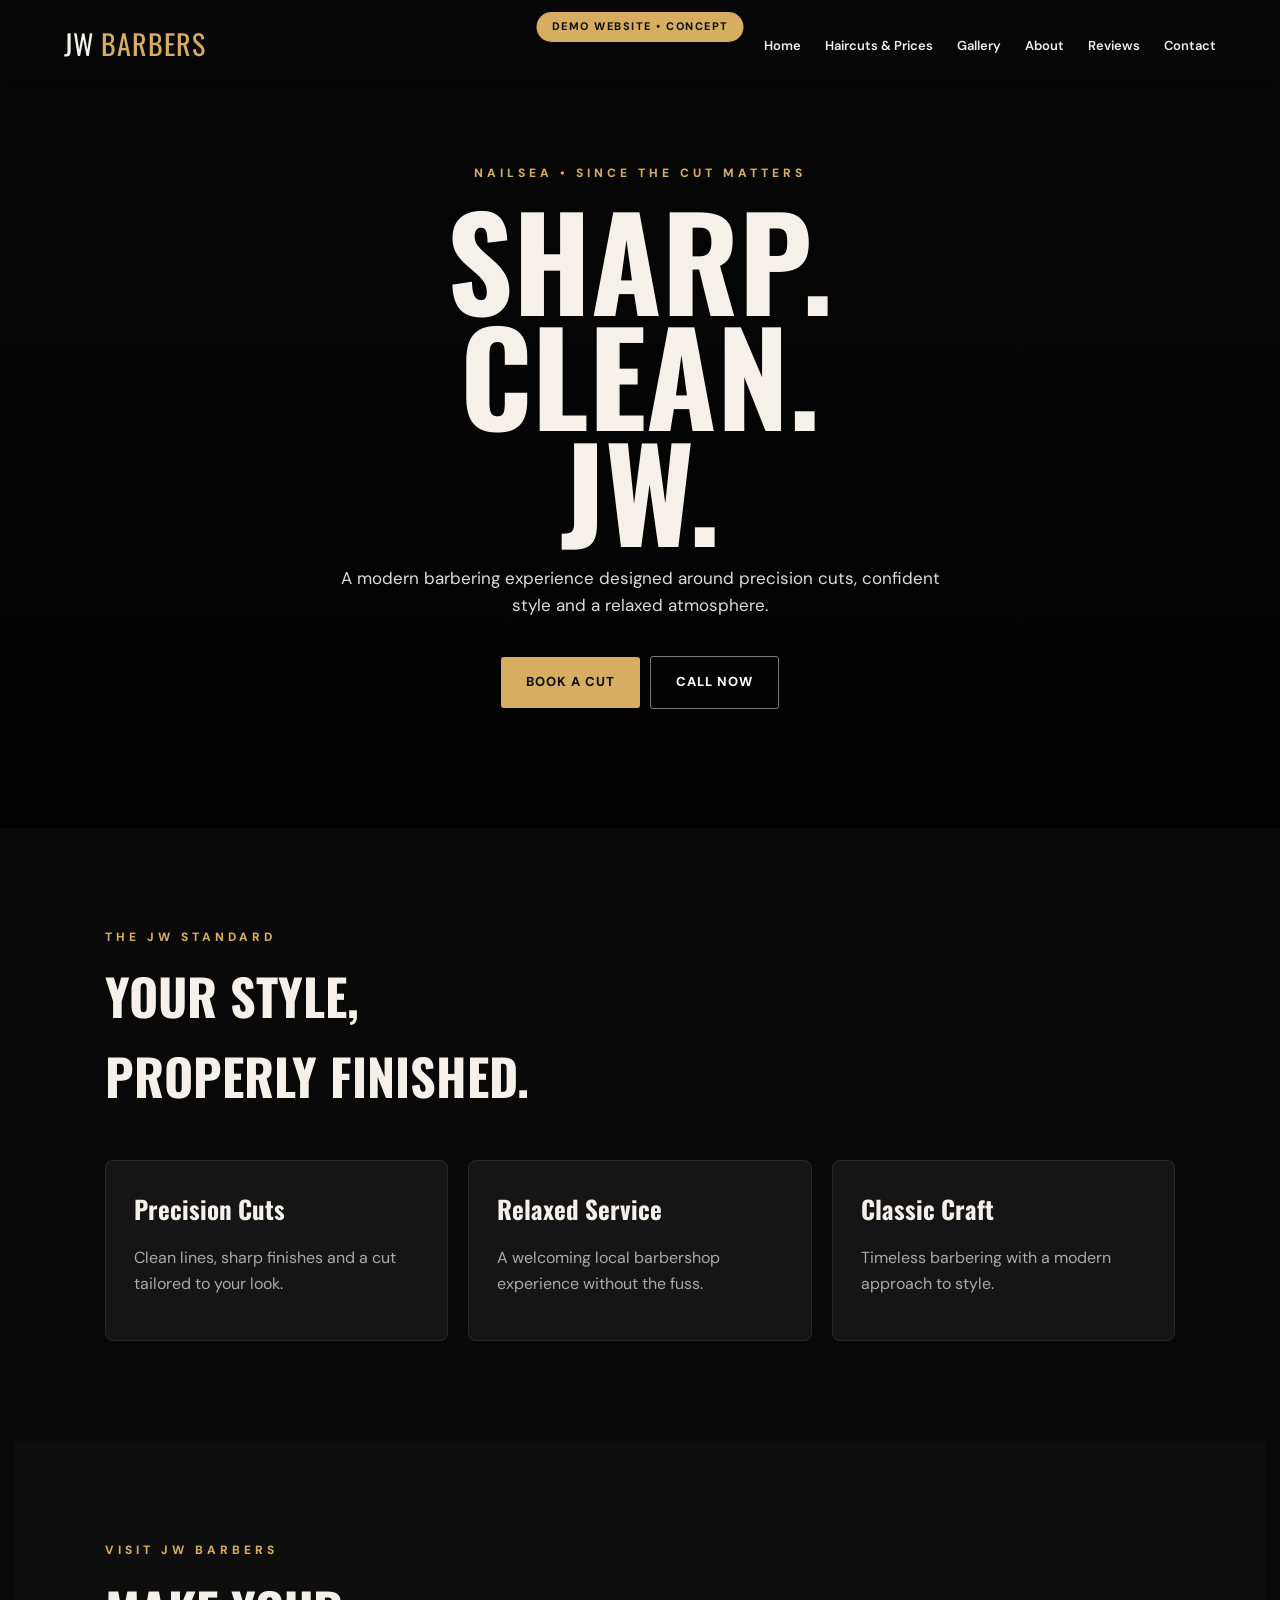
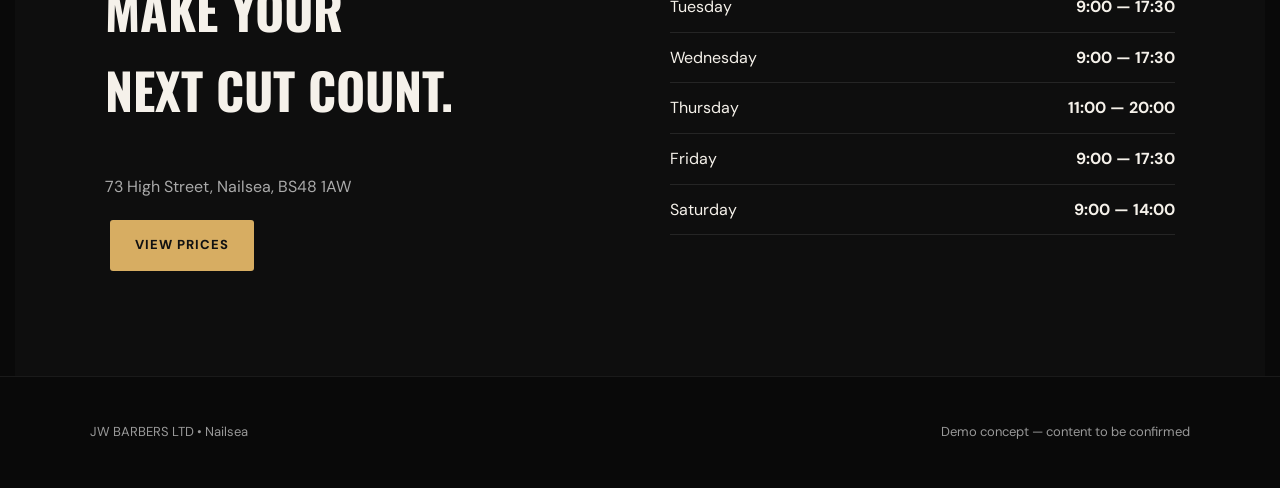
<file: index.html>
<!doctype html><html><head><meta charset="utf-8"><meta name="viewport" content="width=device-width,initial-scale=1"><title>JW Barbers — Premium Barbering</title><link rel="stylesheet" href="style.css"></head><body><div class="demo">DEMO WEBSITE • CONCEPT</div><nav class="nav"><div class="logo">JW <span>BARBERS</span></div><div class="navlinks"><a href="index.html">Home</a><a href="services.html">Haircuts & Prices</a><a href="gallery.html">Gallery</a><a href="about.html">About</a><a href="reviews.html">Reviews</a><a href="contact.html">Contact</a></div></nav><main><section class="hero"><div><div class="eyebrow">Nailsea • Since the cut matters</div><h1>Sharp.<br>Clean.<br>JW.</h1><p>A modern barbering experience designed around precision cuts, confident style and a relaxed atmosphere.</p><a class="btn gold" href="contact.html">Book a Cut</a><a class="btn outline" href="tel:07515671785">Call Now</a></div></section><section class="section"><div class="eyebrow">The JW Standard</div><h2 class="heading">Your style,<br>properly finished.</h2><div class="grid"><div class="card"><h3>Precision Cuts</h3><p class="muted">Clean lines, sharp finishes and a cut tailored to your look.</p></div><div class="card"><h3>Relaxed Service</h3><p class="muted">A welcoming local barbershop experience without the fuss.</p></div><div class="card"><h3>Classic Craft</h3><p class="muted">Timeless barbering with a modern approach to style.</p></div></div></section><section class="section dark"><div class="split"><div><div class="eyebrow">Visit JW Barbers</div><h2 class="heading">Make your<br>next cut count.</h2><p class="muted">73 High Street, Nailsea, BS48 1AW</p><a class="btn gold" href="services.html">View Prices</a></div><div class="hours"><div><span>Tuesday</span><b>9:00 — 17:30</b></div><div><span>Wednesday</span><b>9:00 — 17:30</b></div><div><span>Thursday</span><b>11:00 — 20:00</b></div><div><span>Friday</span><b>9:00 — 17:30</b></div><div><span>Saturday</span><b>9:00 — 14:00</b></div></div></div></section></main><footer><span>JW BARBERS LTD • Nailsea</span><span>Demo concept — content to be confirmed</span></footer><a class="mobilecall" href="tel:07515671785">☎ Call Now</a></body></html>
</file>
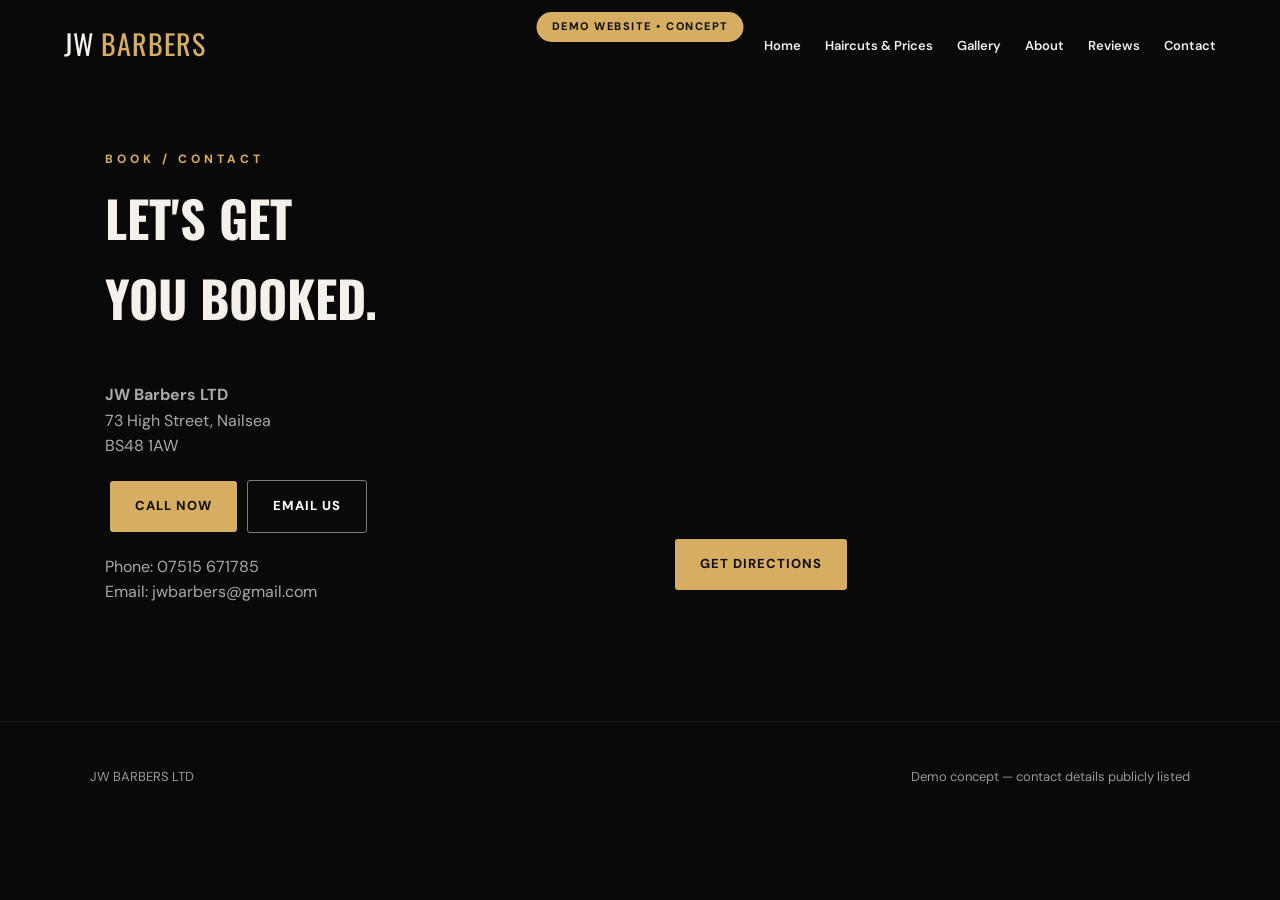
<file: contact.html>
<!doctype html><html><head><meta charset="utf-8"><meta name="viewport" content="width=device-width,initial-scale=1"><title>Contact — JW Barbers</title><link rel="stylesheet" href="style.css"></head><body><div class="demo">DEMO WEBSITE • CONCEPT</div><nav class="nav"><div class="logo">JW <span>BARBERS</span></div><div class="navlinks"><a href="index.html">Home</a><a href="services.html">Haircuts & Prices</a><a href="gallery.html">Gallery</a><a href="about.html">About</a><a href="reviews.html">Reviews</a><a href="contact.html">Contact</a></div></nav><section class="section" style="padding-top:150px"><div class="split"><div><div class="eyebrow">Book / Contact</div><h1 class="heading">Let's get<br>you booked.</h1><p class="muted"><b>JW Barbers LTD</b><br>73 High Street, Nailsea<br>BS48 1AW</p><p><a class="btn gold" href="tel:07515671785">Call Now</a><a class="btn outline" href="mailto:jwbarbers@gmail.com">Email Us</a></p><p class="muted">Phone: 07515 671785<br>Email: jwbarbers@gmail.com</p></div><div><iframe class="map" src="https://www.google.com/maps?q=73%20High%20Street%20Nailsea%20BS48%201AW&output=embed" loading="lazy"></iframe><p><a class="btn gold" target="_blank" href="https://www.google.com/maps/search/?api=1&query=73%20High%20Street%20Nailsea%20BS48%201AW">Get Directions</a></p></div></div></section><footer><span>JW BARBERS LTD</span><span>Demo concept — contact details publicly listed</span></footer><a class="mobilecall" href="tel:07515671785">☎ Call Now</a></body></html>
</file>
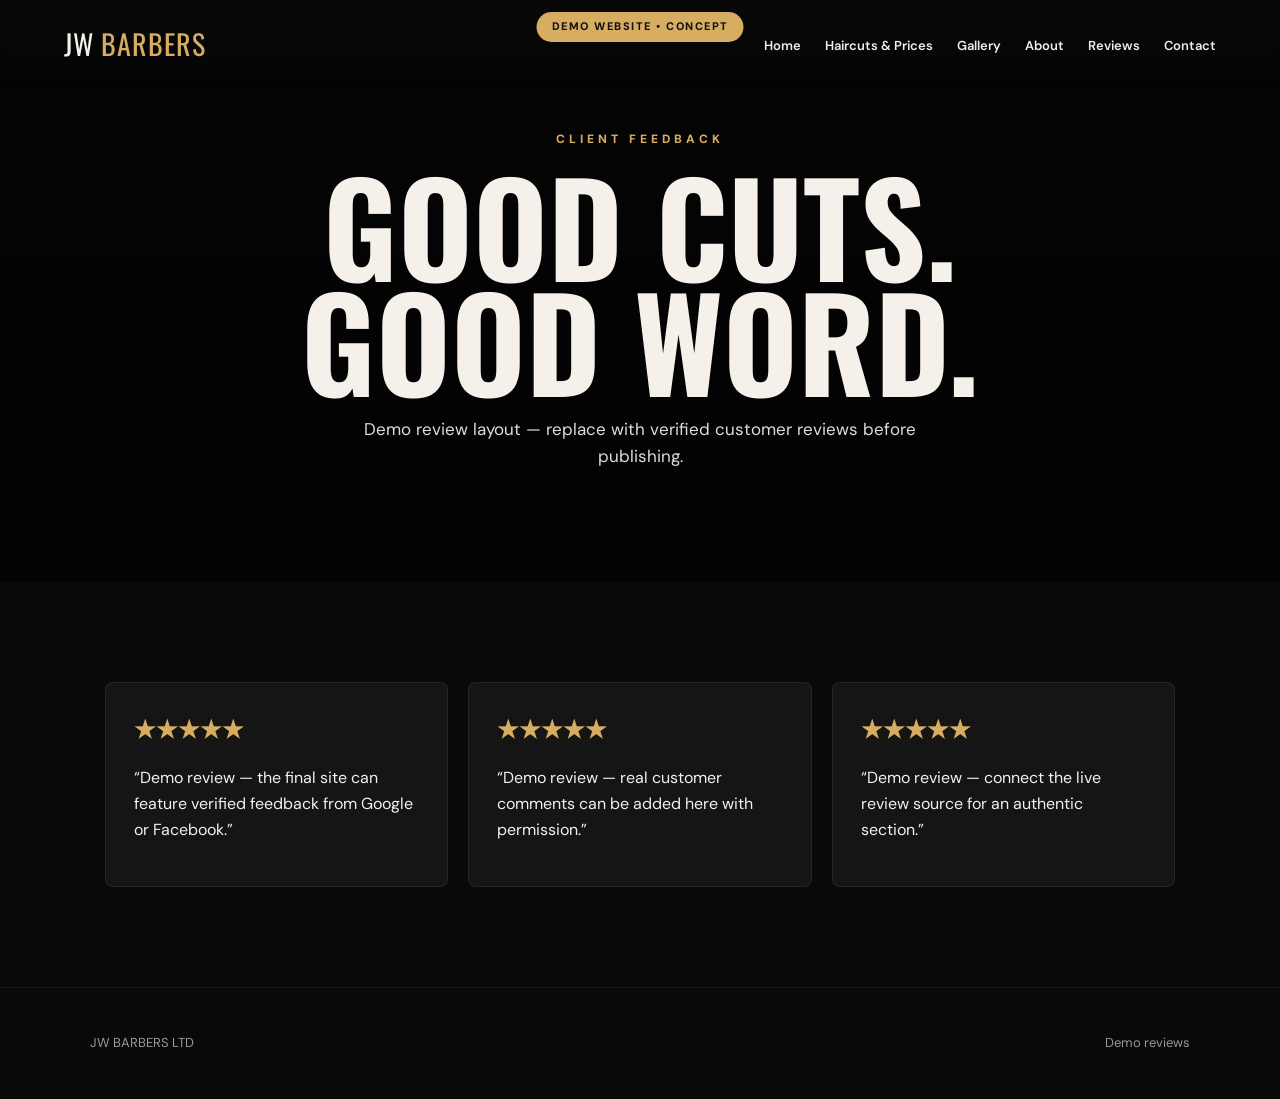
<file: reviews.html>
<!doctype html><html><head><meta charset="utf-8"><meta name="viewport" content="width=device-width,initial-scale=1"><title>Reviews — JW Barbers</title><link rel="stylesheet" href="style.css"></head><body><div class="demo">DEMO WEBSITE • CONCEPT</div><nav class="nav"><div class="logo">JW <span>BARBERS</span></div><div class="navlinks"><a href="index.html">Home</a><a href="services.html">Haircuts & Prices</a><a href="gallery.html">Gallery</a><a href="about.html">About</a><a href="reviews.html">Reviews</a><a href="contact.html">Contact</a></div></nav><section class="hero" style="min-height:58vh;background-image:linear-gradient(#0007,#000c),url('https://images.unsplash.com/photo-1599351431202-1e0f0137899a?auto=format&fit=crop&w=2200&q=85')"><div><div class="eyebrow">Client Feedback</div><h1>Good cuts.<br>Good word.</h1><p>Demo review layout — replace with verified customer reviews before publishing.</p></div></section><section class="section"><div class="grid"><div class="card"><div class="price">★★★★★</div><p>“Demo review — the final site can feature verified feedback from Google or Facebook.”</p></div><div class="card"><div class="price">★★★★★</div><p>“Demo review — real customer comments can be added here with permission.”</p></div><div class="card"><div class="price">★★★★★</div><p>“Demo review — connect the live review source for an authentic section.”</p></div></div></section><footer><span>JW BARBERS LTD</span><span>Demo reviews</span></footer></body></html>
</file>
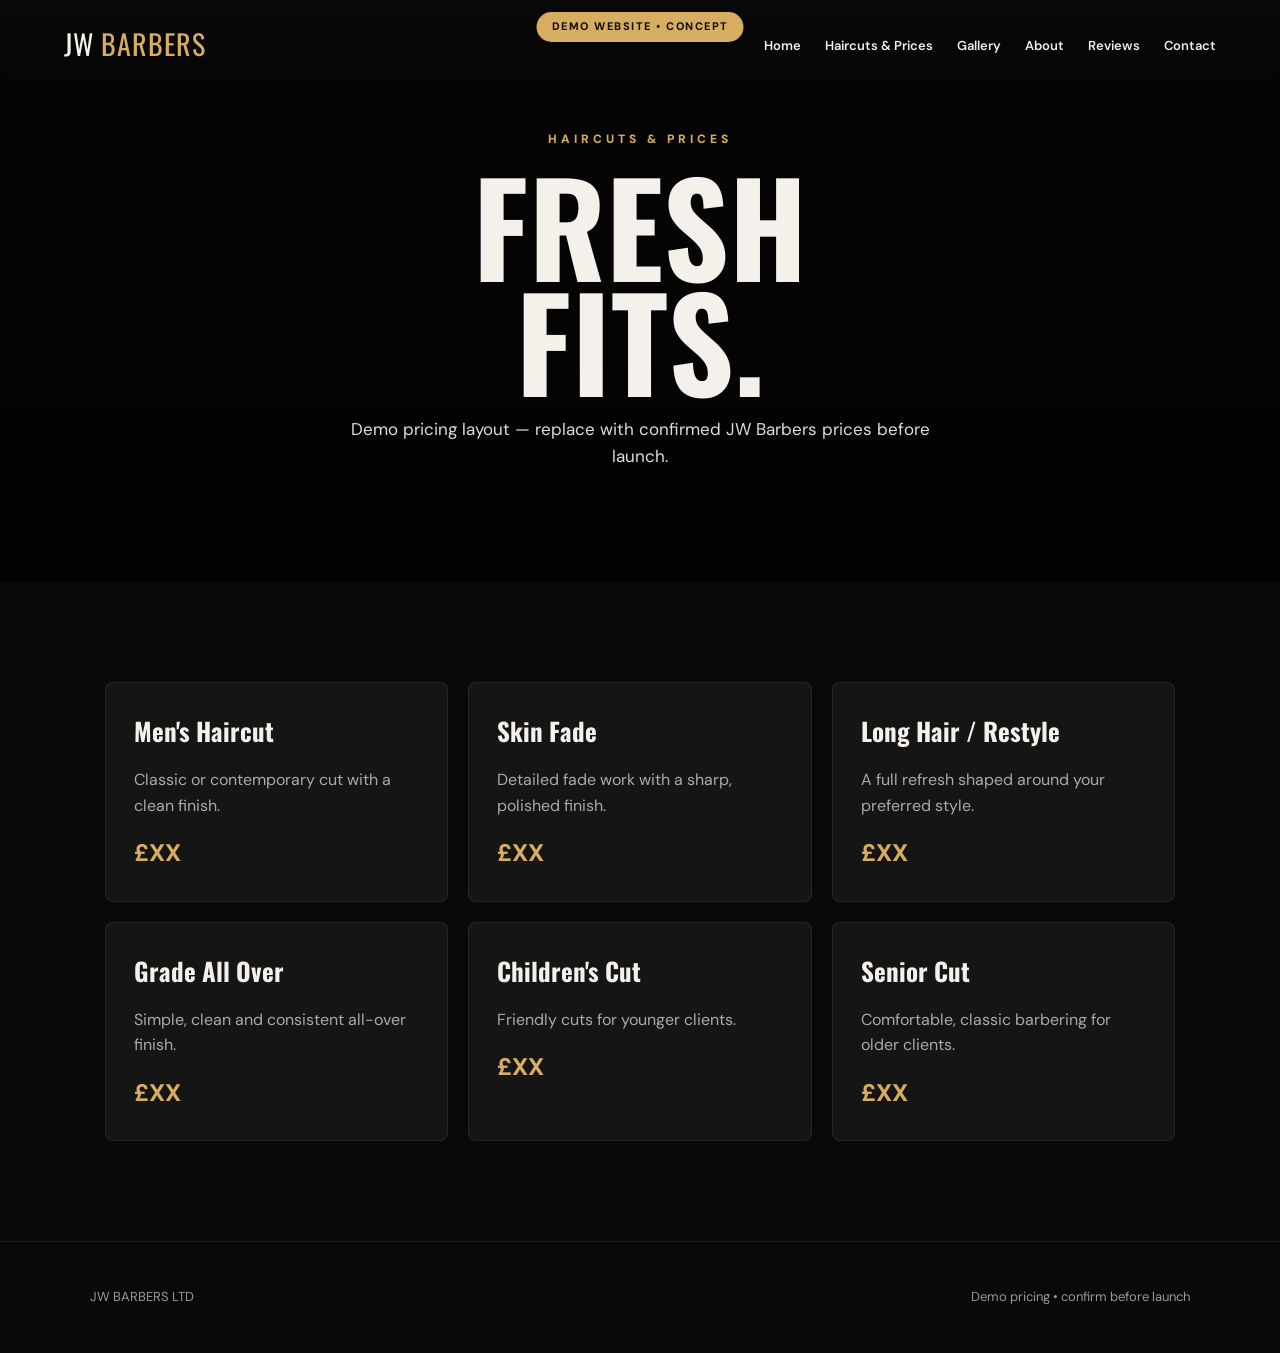
<file: services.html>
<!doctype html><html><head><meta charset="utf-8"><meta name="viewport" content="width=device-width,initial-scale=1"><title>Haircuts & Prices — JW Barbers</title><link rel="stylesheet" href="style.css"></head><body><div class="demo">DEMO WEBSITE • CONCEPT</div><nav class="nav"><div class="logo">JW <span>BARBERS</span></div><div class="navlinks"><a href="index.html">Home</a><a href="services.html">Haircuts & Prices</a><a href="gallery.html">Gallery</a><a href="about.html">About</a><a href="reviews.html">Reviews</a><a href="contact.html">Contact</a></div></nav><section class="hero" style="min-height:62vh;background-image:linear-gradient(#0006,#000b),url('https://images.unsplash.com/photo-1621605815971-fbc98d665033?auto=format&fit=crop&w=2200&q=85')"><div><div class="eyebrow">Haircuts & Prices</div><h1>Fresh<br>Fits.</h1><p>Demo pricing layout — replace with confirmed JW Barbers prices before launch.</p></div></section><section class="section"><div class="grid"><div class="card"><h3>Men's Haircut</h3><p class="muted">Classic or contemporary cut with a clean finish.</p><div class="price">£XX</div></div><div class="card"><h3>Skin Fade</h3><p class="muted">Detailed fade work with a sharp, polished finish.</p><div class="price">£XX</div></div><div class="card"><h3>Long Hair / Restyle</h3><p class="muted">A full refresh shaped around your preferred style.</p><div class="price">£XX</div></div><div class="card"><h3>Grade All Over</h3><p class="muted">Simple, clean and consistent all-over finish.</p><div class="price">£XX</div></div><div class="card"><h3>Children's Cut</h3><p class="muted">Friendly cuts for younger clients.</p><div class="price">£XX</div></div><div class="card"><h3>Senior Cut</h3><p class="muted">Comfortable, classic barbering for older clients.</p><div class="price">£XX</div></div></div></section><footer><span>JW BARBERS LTD</span><span>Demo pricing • confirm before launch</span></footer></body></html>
</file>
<file: style.css>
@import url('https://fonts.googleapis.com/css2?family=DM+Sans:wght@400;500;600;700&family=Oswald:wght@400;500;600&display=swap');
*{box-sizing:border-box}html{scroll-behavior:smooth}body{margin:0;background:#090909;color:#f5f1ea;font-family:'DM Sans',sans-serif;line-height:1.6}.demo{position:fixed;z-index:1000;top:12px;left:50%;transform:translateX(-50%);background:#d7ad62;color:#111;padding:6px 15px;border-radius:99px;font-size:11px;font-weight:800;letter-spacing:1.5px}.nav{position:fixed;z-index:900;top:0;width:100%;padding:22px 5%;display:flex;justify-content:space-between;align-items:center;background:linear-gradient(#090909e8,transparent);backdrop-filter:blur(7px)}.logo{font-family:Oswald;font-size:28px;letter-spacing:1px}.logo span{color:#d7ad62}.nav a{color:#eee;text-decoration:none;margin-left:24px;font-size:13px;font-weight:600}.nav a:hover{color:#d7ad62}.hero{min-height:92vh;display:grid;place-items:center;text-align:center;padding:130px 6% 80px;background:linear-gradient(#0005,#000b),url('https://images.unsplash.com/photo-1503951914875-452162b0f3f1?auto=format&fit=crop&w=2200&q=85') center/cover}.eyebrow{text-transform:uppercase;letter-spacing:4px;color:#d7ad62;font-size:12px;font-weight:800}.hero h1{font-family:Oswald;font-size:clamp(58px,10vw,128px);line-height:.9;text-transform:uppercase;margin:18px 0}.hero p{max-width:620px;margin:0 auto 32px;color:#ddd;font-size:17px}.btn{display:inline-block;text-decoration:none;padding:15px 25px;margin:5px;border-radius:3px;font-weight:800;font-size:13px;text-transform:uppercase;letter-spacing:1px}.gold{background:#d7ad62;color:#111}.outline{border:1px solid #fff7;color:#fff}.section{padding:100px 7%;max-width:1250px;margin:auto}.dark{background:#0e0e0e}.heading{font-family:Oswald;font-size:50px;text-transform:uppercase;margin:8px 0 45px}.muted{color:#aaa}.grid{display:grid;grid-template-columns:repeat(3,1fr);gap:20px}.card{background:#151515;border:1px solid #ffffff12;padding:28px;border-radius:8px;transition:.3s}.card:hover{transform:translateY(-7px);border-color:#d7ad62}.card h3{font-family:Oswald;font-size:25px;margin:0 0 7px}.price{color:#d7ad62;font-size:24px;font-weight:800}.photo-grid{display:grid;grid-template-columns:repeat(3,1fr);gap:12px}.photo-grid img{width:100%;height:340px;object-fit:cover;border-radius:7px;filter:saturate(.8);transition:.4s}.photo-grid img:hover{filter:saturate(1);transform:scale(1.02)}.split{display:grid;grid-template-columns:1fr 1fr;gap:60px;align-items:center}.hours div{display:flex;justify-content:space-between;border-bottom:1px solid #ffffff18;padding:12px 0}.map{width:100%;height:350px;border:0;filter:grayscale(1) contrast(1.1)}footer{padding:45px 7%;border-top:1px solid #ffffff12;display:flex;justify-content:space-between;color:#999;font-size:13px}.mobilecall{display:none}@media(max-width:800px){.nav{padding:18px 5%}.navlinks{display:none}.grid,.photo-grid,.split{grid-template-columns:1fr}.hero h1{font-size:62px}.section{padding:75px 6%}.photo-grid img{height:260px}.mobilecall{display:block;position:fixed;bottom:18px;right:18px;z-index:999;background:#d7ad62;color:#111;padding:14px 19px;border-radius:99px;text-decoration:none;font-weight:900;box-shadow:0 8px 30px #000}.demo{font-size:9px}}
</file>
